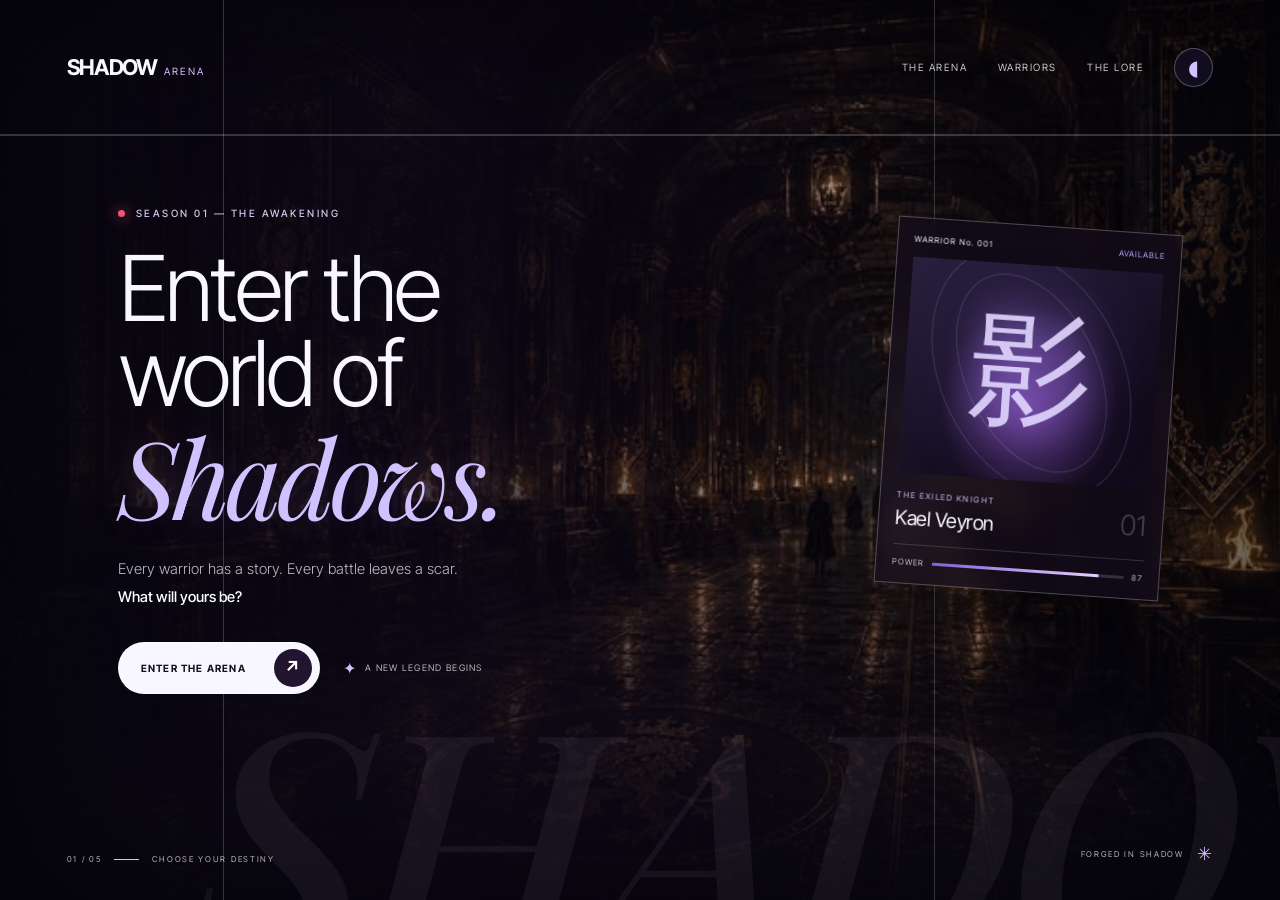
<file: index.html>
<!DOCTYPE html>
<html lang="en">
<head>
    <meta charset="UTF-8">
    <meta name="viewport" content="width=device-width, initial-scale=1.0">

    <title>Shadow Arena | Enter the Battle</title>

    <link rel="preconnect" href="https://fonts.googleapis.com">
    <link rel="preconnect" href="https://fonts.gstatic.com" crossorigin>

    <link href="https://fonts.googleapis.com/css2?family=Inter+Tight:wght@300;400;500;600;700&family=Playfair+Display:ital,wght@1,400;1,500&display=swap"
          rel="stylesheet">

    <link rel="stylesheet" href="css/index.css">
    <script src="js/index.js" defer></script>

</head>

<body>

    <main class="arena">

        <!-- Atmospheric background -->
        <div class="background"></div>
        <div class="background-overlay"></div>
        <div class="vignette"></div>

        <!-- Editorial grid -->
        <div class="grid-lines" aria-hidden="true">
            <span class="grid-line vertical left"></span>
            <span class="grid-line vertical right"></span>
            <span class="grid-line horizontal"></span>
        </div>

        <!-- Navigation -->
        <header class="navbar">

            <a href="#" class="logo" aria-label="Shadow Arena home">
                SHADOW<span>ARENA</span>
            </a>

            <nav class="nav-links" aria-label="Main navigation">
                <a href="#battle">THE ARENA</a>
                <a href="#warriors">WARRIORS</a>
                <a href="#lore">THE LORE</a>
            </nav>

            <button class="sound-button" type="button"
                    aria-label="Sound settings">
                <span class="sound-icon">◖</span>
            </button>

        </header>

        <!-- Main content -->
        <section class="hero-content" id="battle">

            <div class="eyebrow">
                <span class="status-dot"></span>
                <span>SEASON 01 — THE AWAKENING</span>
            </div>

            <h1 class="headline">
                <span class="headline-line">Enter the</span>
                <span class="headline-line">world of</span>
                <span class="headline-accent">Shadows.</span>
            </h1>

            <p class="description">
                Every warrior has a story.
                Every battle leaves a scar.
                <strong>What will yours be?</strong>
            </p>

            <div class="hero-actions">

                <button id="Start" class="start-button" type="button">
                    <span>ENTER THE ARENA</span>
                    <span class="button-arrow">↗</span>
                </button>

                <span class="game-info">
                    <span class="info-symbol">✦</span>
                    A NEW LEGEND BEGINS
                </span>

            </div>

            <p id="Msg" class="message" aria-live="polite"></p>

        </section>

        <!-- Character feature card -->
        <aside class="character-card" id="warriors">

            <div class="card-top">
                <span>WARRIOR No. 001</span>
                <span class="card-status">AVAILABLE</span>
            </div>

            <div class="character-art" role="img"
                 aria-label="A mysterious fantasy warrior">
                <div class="character-glow"></div>
                <span class="character-symbol">影</span>
            </div>

            <div class="character-details">
                <div>
                    <p class="character-category">THE EXILED KNIGHT</p>
                    <h2>Kael Veyron</h2>
                </div>
                <span class="character-number">01</span>
            </div>

            <div class="character-footer">
                <span>POWER</span>
                <div class="power-track">
                    <span></span>
                </div>
                <span>87</span>
            </div>

        </aside>

        <!-- Bottom labels -->
        <div class="bottom-left">
            <span>01 / 05</span>
            <span class="bottom-divider"></span>
            <span>CHOOSE YOUR DESTINY</span>
        </div>

        <div class="bottom-right">
            <span>FORGED IN SHADOW</span>
            <span class="bottom-star">✳</span>
        </div>

        <!-- Oversized background typography -->
        <div class="watermark" aria-hidden="true">
            SHADOW
        </div>

    </main>

    
</body>
</html>
</file>
<file: css/index.css>
/* ===== RESET ===== */

* {
    margin: 0;
    padding: 0;
    box-sizing: border-box;
}

:root {
    --bg: #080610;
    --purple: #a58bff;
    --purple-light: #d0c1ff;
    --crimson: #ed557b;
    --white: #f8f6ff;
    --muted: #aaa5bd;
    --grid: rgba(255, 255, 255, 0.19);
    --glass: rgba(25, 17, 43, 0.65);
}

html {
    scroll-behavior: smooth;
}

body {
    width: 100%;
    min-height: 100vh;
    overflow: hidden;
    background: var(--bg);
    color: var(--white);
    font-family: "Inter Tight", sans-serif;
}

button,
a {
    font: inherit;
}

button {
    color: inherit;
}

a {
    color: inherit;
    text-decoration: none;
}

/* ===== FULL-SCREEN ARENA ===== */

.arena {
    position: relative;
    isolation: isolate;
    width: 100%;
    height: 100svh;
    min-height: 560px;
    overflow: hidden;
    background:
        radial-gradient(ellipse at 75% 35%,
            #39234e 0%, transparent 45%),
        linear-gradient(125deg, #100b1e, #080610 65%);
}

/* Replace the gradient with your own artwork when ready. */

.background {
    position: absolute;
    inset: 0;
    z-index: -3;
    background:
        url("../assets/arena_bg.jpg")
        center 38% / cover no-repeat;
    transform: scale(1.04);
    animation: backgroundReveal 1.8s ease-out both;
}

.background-overlay {
    position: absolute;
    inset: 0;
    z-index: -2;
    background:
        linear-gradient(
            90deg,
            rgba(8, 6, 16, 0.94) 0%,
            rgba(12, 7, 23, 0.77) 35%,
            rgba(15, 8, 25, 0.27) 70%,
            rgba(8, 6, 16, 0.53) 100%
        ),
        linear-gradient(
            0deg,
            rgba(8, 6, 16, 0.88) 0%,
            transparent 38%,
            rgba(8, 6, 16, 0.24) 100%
        );
}

.vignette {
    position: absolute;
    inset: 0;
    z-index: -1;
    pointer-events: none;
    box-shadow: inset 0 0 160px rgba(0, 0, 0, 0.55);
}

/* ===== GRID ===== */

.grid-lines {
    position: absolute;
    inset: 0;
    pointer-events: none;
}

.grid-line {
    position: absolute;
    background: var(--grid);
}

.grid-line.vertical {
    top: 0;
    bottom: 0;
    width: 1px;
}

.grid-line.left {
    left: 17.4%;
}

.grid-line.right {
    left: 73%;
}

.grid-line.horizontal {
    top: 15%;
    left: 0;
    right: 0;
    height: 1px;
}

/* ===== NAVIGATION ===== */

.navbar {
    position: absolute;
    top: 0;
    left: 0;
    z-index: 5;
    width: 100%;
    height: 15%;
    min-height: 80px;
    padding: 0 5.2%;
    display: flex;
    align-items: center;
    justify-content: space-between;
    border-bottom: 1px solid var(--grid);
}

.logo {
    display: flex;
    align-items: baseline;
    gap: 7px;
    font-size: clamp(18px, 1.7vw, 25px);
    font-weight: 700;
    letter-spacing: -1.3px;
    animation: dropIn 0.8s 0.1s both;
}

.logo span {
    color: var(--purple-light);
    font-size: 10px;
    font-weight: 400;
    letter-spacing: 2px;
}

.nav-links {
    display: flex;
    align-items: center;
    gap: clamp(16px, 2.4vw, 36px);
    margin-left: auto;
    margin-right: 30px;
}

.nav-links a {
    position: relative;
    color: rgba(255, 255, 255, 0.77);
    font-size: 10px;
    letter-spacing: 1.5px;
    transition: color 0.25s ease;
    animation: dropIn 0.8s 0.2s both;
}

.nav-links a::after {
    content: "";
    position: absolute;
    left: 0;
    bottom: -7px;
    width: 0;
    height: 1px;
    background: var(--purple-light);
    transition: width 0.25s ease;
}

.nav-links a:hover {
    color: white;
}

.nav-links a:hover::after {
    width: 100%;
}

.sound-button {
    width: 39px;
    height: 39px;
    flex-shrink: 0;
    display: grid;
    place-items: center;
    border: 1px solid rgba(255, 255, 255, 0.27);
    border-radius: 50%;
    background: var(--glass);
    backdrop-filter: blur(12px);
    cursor: pointer;
    transition: background 0.25s, transform 0.25s;
}

.sound-button:hover {
    background: rgba(165, 139, 255, 0.25);
    transform: rotate(-10deg);
}

.sound-icon {
    color: var(--purple-light);
    font-size: 21px;
}

/* ===== HERO TEXT ===== */

.hero-content {
    position: absolute;
    top: 23%;
    left: 9.2%;
    z-index: 2;
    width: min(48%, 600px);
}

.eyebrow {
    display: flex;
    align-items: center;
    gap: 11px;
    margin-bottom: 27px;
    color: #d4c9ec;
    font-size: 10px;
    font-weight: 500;
    letter-spacing: 2.5px;
    animation: riseIn 0.8s 0.3s both;
}

.status-dot {
    width: 7px;
    height: 7px;
    border-radius: 50%;
    background: var(--crimson);
    box-shadow: 0 0 14px var(--crimson);
}

.headline {
    display: flex;
    flex-direction: column;
    align-items: flex-start;
    font-size: clamp(52px, 7.1vw, 100px);
    font-weight: 300;
    letter-spacing: -5px;
    line-height: 0.94;
}

.headline-line {
    display: block;
    animation: riseIn 0.9s both;
}

.headline-line:nth-child(1) {
    animation-delay: 0.35s;
}

.headline-line:nth-child(2) {
    animation-delay: 0.5s;
}

.headline-accent {
    display: block;
    padding-right: 10px;
    margin-top: 8px;
    color: var(--purple-light);
    font-family: "Playfair Display", serif;
    font-size: clamp(65px, 8.4vw, 119px);
    font-weight: 400;
    font-style: italic;
    letter-spacing: -5px;
    animation: riseIn 0.9s 0.65s both;
    text-shadow: 0 0 35px rgba(165, 139, 255, 0.14);
}

.description {
    max-width: 355px;
    margin-top: 30px;
    color: rgba(244, 240, 255, 0.76);
    font-size: clamp(13px, 1.15vw, 15px);
    font-weight: 300;
    line-height: 1.9;
    animation: riseIn 0.9s 0.8s both;
}

.description strong {
    display: block;
    color: white;
    font-weight: 500;
}

/* ===== ACTION BUTTONS ===== */

.hero-actions {
    display: flex;
    flex-wrap: wrap;
    align-items: center;
    gap: 23px;
    margin-top: 30px;
    animation: riseIn 0.9s 0.95s both;
}

.start-button {
    min-height: 52px;
    display: flex;
    align-items: center;
    gap: 28px;
    padding: 6px 7px 6px 22px;
    border: 1px solid rgba(255, 255, 255, 0.75);
    border-radius: 40px;
    background: var(--white);
    color: #171020;
    font-size: 10px;
    font-weight: 700;
    letter-spacing: 1.2px;
    cursor: pointer;
    transition:
        background 0.3s,
        color 0.3s,
        transform 0.3s,
        box-shadow 0.3s;
}

.button-arrow {
    width: 38px;
    height: 38px;
    display: grid;
    place-items: center;
    border-radius: 50%;
    background: #21152f;
    color: white;
    font-size: 18px;
    transition: transform 0.3s, background 0.3s;
}

.start-button:hover {
    background: var(--purple-light);
    box-shadow: 0 0 32px rgba(165, 139, 255, 0.25);
    transform: translateY(-3px);
}

.start-button:hover .button-arrow {
    background: #493269;
    transform: rotate(45deg);
}

.start-button:active {
    transform: scale(0.97);
}

.game-info {
    display: flex;
    align-items: center;
    gap: 8px;
    color: rgba(255, 255, 255, 0.7);
    font-size: 9px;
    letter-spacing: 1.3px;
}

.info-symbol {
    color: var(--purple-light);
    font-size: 16px;
}

.message {
    min-height: 20px;
    margin-top: 12px;
    color: var(--purple-light);
    font-size: 12px;
}

/* ===== CHARACTER CARD ===== */

.character-card {
    position: absolute;
    z-index: 2;
    top: 25%;
    right: 8.5%;
    width: clamp(200px, 23vw, 285px);
    padding: 16px;
    overflow: hidden;
    border: 1px solid rgba(255, 255, 255, 0.25);
    background: rgba(19, 12, 31, 0.56);
    backdrop-filter: blur(14px);
    box-shadow: 0 25px 70px rgba(0, 0, 0, 0.3);
    transform: rotate(4deg);
    animation: cardEntrance 1.1s 0.65s both;
    transition: transform 0.4s, border-color 0.4s;
}

.character-card:hover {
    border-color: rgba(208, 193, 255, 0.7);
    transform: rotate(0deg) translateY(-7px);
}

.card-top,
.character-footer {
    display: flex;
    align-items: center;
    justify-content: space-between;
    gap: 8px;
    font-size: 8px;
    letter-spacing: 1px;
}

.card-top {
    padding-bottom: 13px;
}

.card-status {
    color: #b9a5ff;
}

.character-art {
    position: relative;
    height: clamp(170px, 24vh, 235px);
    overflow: hidden;
    display: grid;
    place-items: center;
    background:
        radial-gradient(ellipse at 50% 65%,
            rgba(132, 76, 186, 0.65),
            transparent 50%),
        linear-gradient(145deg, #29203f, #100b1b 75%);
}

.character-art::before,
.character-art::after {
    content: "";
    position: absolute;
    border: 1px solid rgba(208, 193, 255, 0.18);
    border-radius: 50%;
    transform: rotate(-30deg);
}

.character-art::before {
    width: 180px;
    height: 260px;
}

.character-art::after {
    width: 130px;
    height: 210px;
}

.character-glow {
    position: absolute;
    width: 120px;
    height: 160px;
    border-radius: 50%;
    background: rgba(146, 94, 210, 0.28);
    filter: blur(35px);
}

.character-symbol {
    position: relative;
    z-index: 1;
    color: rgba(225, 215, 255, 0.9);
    font-size: clamp(85px, 11vw, 125px);
    font-weight: 300;
    text-shadow: 0 0 35px rgba(165, 139, 255, 0.5);
    transition: transform 0.5s;
}

.character-card:hover .character-symbol {
    transform: scale(1.08);
}

.character-details {
    display: flex;
    align-items: center;
    justify-content: space-between;
    padding: 17px 0 14px;
}

.character-category {
    margin-bottom: 6px;
    color: var(--purple-light);
    font-size: 8px;
    letter-spacing: 1.5px;
}

.character-details h2 {
    font-size: 20px;
    font-weight: 400;
    letter-spacing: -0.5px;
}

.character-number {
    color: rgba(255, 255, 255, 0.23);
    font-size: 28px;
    font-weight: 300;
}

.character-footer {
    padding-top: 12px;
    border-top: 1px solid rgba(255, 255, 255, 0.15);
    color: rgba(255, 255, 255, 0.75);
}

.power-track {
    flex: 1;
    height: 3px;
    background: rgba(255, 255, 255, 0.15);
}

.power-track span {
    display: block;
    width: 87%;
    height: 100%;
    background: linear-gradient(90deg, #8062d9, #e5cfff);
}

/* ===== WATERMARK ===== */

.watermark {
    position: absolute;
    z-index: -1;
    left: 15%;
    bottom: -10%;
    white-space: nowrap;
    color: rgba(223, 209, 255, 0.055);
    font-family: "Playfair Display", serif;
    font-size: clamp(150px, 25vw, 340px);
    font-style: italic;
    font-weight: 500;
    letter-spacing: -14px;
    line-height: 1;
    pointer-events: none;
    animation: watermarkReveal 1.5s 0.3s both;
}

/* ===== FOOTER LABELS ===== */

.bottom-left,
.bottom-right {
    position: absolute;
    bottom: 4%;
    z-index: 3;
    display: flex;
    align-items: center;
    gap: 13px;
    color: rgba(255, 255, 255, 0.7);
    font-size: 8px;
    letter-spacing: 1.7px;
}

.bottom-left {
    left: 5.2%;
}

.bottom-right {
    right: 5.2%;
}

.bottom-divider {
    width: 25px;
    height: 1px;
    background: var(--purple-light);
}

.bottom-star {
    color: var(--purple-light);
    font-size: 18px;
}

/* ===== ENTRANCE ANIMATIONS ===== */

@keyframes dropIn {
    from {
        opacity: 0;
        transform: translateY(-18px);
    }

    to {
        opacity: 1;
        transform: translateY(0);
    }
}

@keyframes riseIn {
    from {
        opacity: 0;
        transform: translateY(28px);
    }

    to {
        opacity: 1;
        transform: translateY(0);
    }
}

@keyframes cardEntrance {
    from {
        opacity: 0;
        transform: translate(25px, -25px) rotate(10deg);
    }

    to {
        opacity: 1;
        transform: translate(0, 0) rotate(4deg);
    }
}

@keyframes watermarkReveal {
    from {
        opacity: 0;
        transform: translateY(35px);
    }

    to {
        opacity: 1;
        transform: translateY(0);
    }
}

@keyframes backgroundReveal {
    from {
        opacity: 0;
        transform: scale(1.09);
    }

    to {
        opacity: 1;
        transform: scale(1.04);
    }
}

/* ===== KEYBOARD FOCUS ===== */

a:focus-visible,
button:focus-visible {
    outline: 2px solid var(--purple-light);
    outline-offset: 5px;
}

/* ===== TABLETS ===== */

@media (max-width: 900px) {
    .hero-content {
        left: 7%;
        width: 52%;
    }

    .character-card {
        right: 5%;
        width: 225px;
    }

    .headline {
        font-size: clamp(52px, 8vw, 75px);
        letter-spacing: -3px;
    }

    .headline-accent {
        font-size: clamp(60px, 9vw, 85px);
        letter-spacing: -3px;
    }

    .description {
        max-width: 300px;
    }

    .nav-links {
        gap: 16px;
        margin-right: 16px;
    }

    .nav-links a {
        font-size: 8px;
        letter-spacing: 1px;
    }
}

/* ===== PHONES ===== */

@media (max-width: 600px) {
    body {
        overflow: hidden;
    }

    .arena {
        height: 100svh;
        min-height: 0;
    }

    .background {
        background-position: 57% center;
    }

    .background-overlay {
        background:
            linear-gradient(
                90deg,
                rgba(8, 6, 16, 0.82),
                rgba(8, 6, 16, 0.38)
            ),
            linear-gradient(
                0deg,
                rgba(8, 6, 16, 0.96),
                transparent 85%
            );
    }

    .grid-line.left {
        left: 8%;
    }

    .grid-line.right {
        left: 92%;
    }

    .navbar {
        height: 82px;
        min-height: 0;
        padding: 0 6%;
    }

    .logo {
        font-size: 20px;
    }

    .logo span {
        font-size: 8px;
    }

    .nav-links {
        display: none;
    }

    .hero-content {
        top: 19%;
        left: 9%;
        width: 82%;
    }

    .eyebrow {
        gap: 8px;
        margin-bottom: 22px;
        font-size: 8px;
        letter-spacing: 1.6px;
    }

    .headline {
        font-size: clamp(51px, 13vw, 76px);
        letter-spacing: -3px;
        line-height: 0.98;
    }

    .headline-accent {
        margin-top: 5px;
        font-size: clamp(58px, 14.5vw, 83px);
        letter-spacing: -3px;
    }

    .description {
        max-width: 290px;
        margin-top: 21px;
        font-size: 13px;
        line-height: 1.65;
    }

    .hero-actions {
        gap: 15px;
        margin-top: 24px;
    }

    .start-button {
        min-height: 47px;
        gap: 18px;
        padding-left: 17px;
        font-size: 9px;
    }

    .button-arrow {
        width: 33px;
        height: 33px;
    }

    .game-info {
        font-size: 7px;
    }

    .character-card {
        top: auto;
        right: 10%;
        bottom: 11%;
        width: 145px;
        padding: 9px;
        transform: rotate(5deg);
    }

    .card-top {
        padding-bottom: 8px;
        font-size: 6px;
    }

    .character-art {
        height: 105px;
    }

    .character-art::before {
        width: 95px;
        height: 135px;
    }

    .character-art::after {
        width: 70px;
        height: 110px;
    }

    .character-symbol {
        font-size: 68px;
    }

    .character-details {
        padding: 10px 0;
    }

    .character-category {
        font-size: 6px;
        letter-spacing: 0.7px;
    }

    .character-details h2 {
        font-size: 13px;
    }

    .character-number {
        font-size: 17px;
    }

    .character-footer {
        padding-top: 8px;
        font-size: 6px;
    }

    .watermark {
        left: 1%;
        bottom: -1%;
        font-size: 29vw;
        letter-spacing: -4px;
    }

    .bottom-left,
    .bottom-right {
        bottom: 3%;
        font-size: 6px;
        letter-spacing: 1px;
    }

    .bottom-left {
        left: 6%;
    }

    .bottom-right {
        right: 6%;
    }

    .bottom-right > span:first-child {
        display: none;
    }

    .message {
        max-width: 180px;
        font-size: 10px;
    }
}

/* ===== SHORT SCREENS ===== */

@media (max-height: 650px) and (min-width: 601px) {
    .hero-content {
        top: 20%;
    }

    .headline {
        font-size: clamp(48px, 6vw, 72px);
    }

    .headline-accent {
        font-size: clamp(58px, 7vw, 82px);
    }

    .eyebrow {
        margin-bottom: 17px;
    }

    .description {
        margin-top: 18px;
        line-height: 1.6;
    }

    .hero-actions {
        margin-top: 18px;
    }

    .character-card {
        top: 19%;
    }

    .character-art {
        height: 150px;
    }
}

/* ===== REDUCED MOTION ===== */

@media (prefers-reduced-motion: reduce) {
    *,
    *::before,
    *::after {
        animation-duration: 0.01ms !important;
        animation-delay: 0ms !important;
        animation-iteration-count: 1 !important;
        scroll-behavior: auto !important;
        transition-duration: 0.01ms !important;
    }
}
</file>
